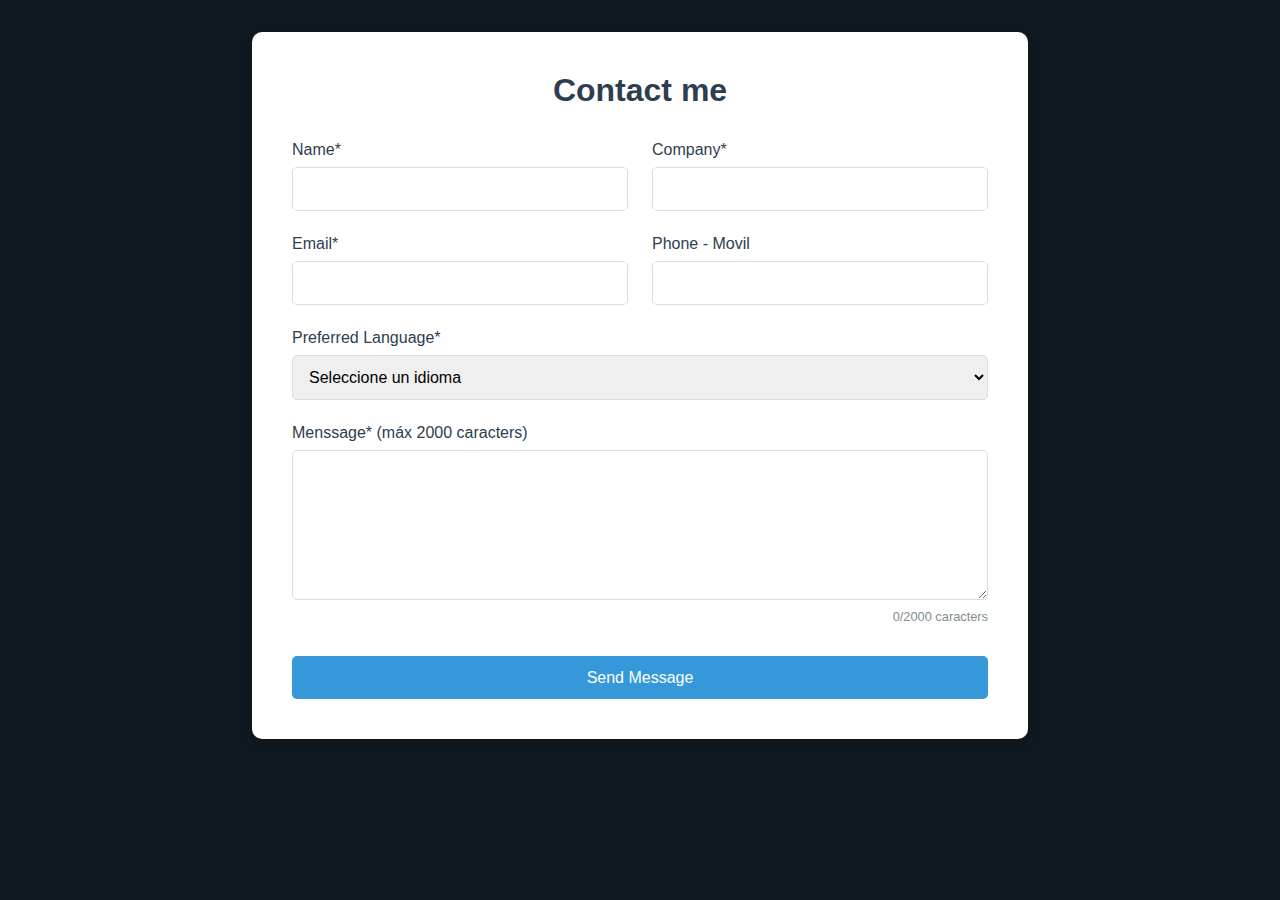
<file: pages/contact.html>
<!DOCTYPE html>
<html lang="en">
<head>
    <meta charset="UTF-8">
    <meta name="viewport" content="width=device-width, initial-scale=1.0">
     <link rel="stylesheet" href="../css/styleform.css">
      <link rel="stylesheet" href="../css/style.css" />
    <title>Document</title>
</head>
<body>

      <div class="container">
        <form class="contact-form" id="contactForm">
            <h1>Contact me</h1>   
            <div class="two-columns">
                <div class="form-group">
                    <label for="name">Name*</label>
                    <input type="text" id="name" name="name" required>
                </div>
                
                <div class="form-group">
                    <label for="company">Company*</label>
                    <input type="text" id="company" name="company" required>
                </div>
            </div>
            
            <div class="two-columns">
                <div class="form-group">
                    <label for="email">Email*</label>
                    <input type="email" id="email" name="email" required>
                </div>
                
                <div class="form-group">
                    <label for="phone">Phone - Movil</label>
                    <input type="tel" id="phone" name="phone">
                </div>
            </div>
            
            <div class="form-group">
                <label for="language">Preferred Language*</label>
                <select id="language" name="language" required>
                    <option value="">Seleccione un idioma</option>
                    <option value="es">Español</option>
                    <option value="en">Inglés</option>
                    <option value="fr">Francés</option>
                    <option value="de">Alemán</option>
                    <option value="pt">Portugués</option>
                    <option value="it">Italiano</option>
                    <option value="other">Otro</option>
                </select>
            </div>
            
            <div class="form-group">
                <label for="message">Menssage* (máx 2000 caracters)</label>
                <textarea id="message" name="message" maxlength="2000" required></textarea>
                <div class="char-counter"><span id="charCount">0</span>/2000 caracters</div>
            </div>            
            <button type="submit" class="submit-btn">Send Message</button>
        </form>
    </div>

    
    <script>
     // Contador de caracteres
    const message = document.getElementById('message');
    const charCount = document.getElementById('charCount');
    
    message.addEventListener('input', function() {
        const currentLength = this.value.length;
        charCount.textContent = currentLength;
        
        if (currentLength > 1800) {
            charCount.style.color = '#e74c3c';
        } else {
            charCount.style.color = '#7f8c8d';
        }
    });
    
    // Manejo del envío del formulario
    document.getElementById('contactForm').addEventListener('submit', function(e) {
        e.preventDefault();
        
        // Eliminar alertas anteriores si existen
        const existingAlert = document.querySelector('.custom-alert');
        if (existingAlert) {
            existingAlert.remove();
        }
        
        // Crear la alerta personalizada
        const alertDiv = document.createElement('div');
        alertDiv.className = 'custom-alert';
        alertDiv.innerHTML = `
            <svg viewBox="0 0 16 16">
                <path d="M16 8A8 8 0 1 1 0 8a8 8 0 0 1 16 0zm-3.97-3.03a.75.75 0 0 0-1.08.022L7.477 9.417 5.384 7.323a.75.75 0 0 0-1.06 1.06L6.97 11.03a.75.75 0 0 0 1.079-.02l3.992-4.99a.75.75 0 0 0-.01-1.05z"/>
            </svg>
            <div>
                Form successfully submitted. Thank you for your message!
            </div>
        `;
        
        // Insertar la alerta después del formulario
        this.parentNode.insertBefore(alertDiv, this);
        
        // Forzar reflow para que la animación funcione
        void alertDiv.offsetWidth;
        
        // Mostrar la alerta con animación
        alertDiv.classList.add('show');
        
        // Resetear el formulario
        this.reset();
        if (charCount) {
            charCount.textContent = '0';
            charCount.style.color = '#7f8c8d';
        }
        
        // Eliminar la alerta después de 5 segundos
        setTimeout(() => {
            alertDiv.classList.remove('show');
            setTimeout(() => {
                alertDiv.remove();
            }, 300); // Tiempo para que termine la animación de salida
        }, 5000);
    });
    </script>

    
</body>
</html>
</file>
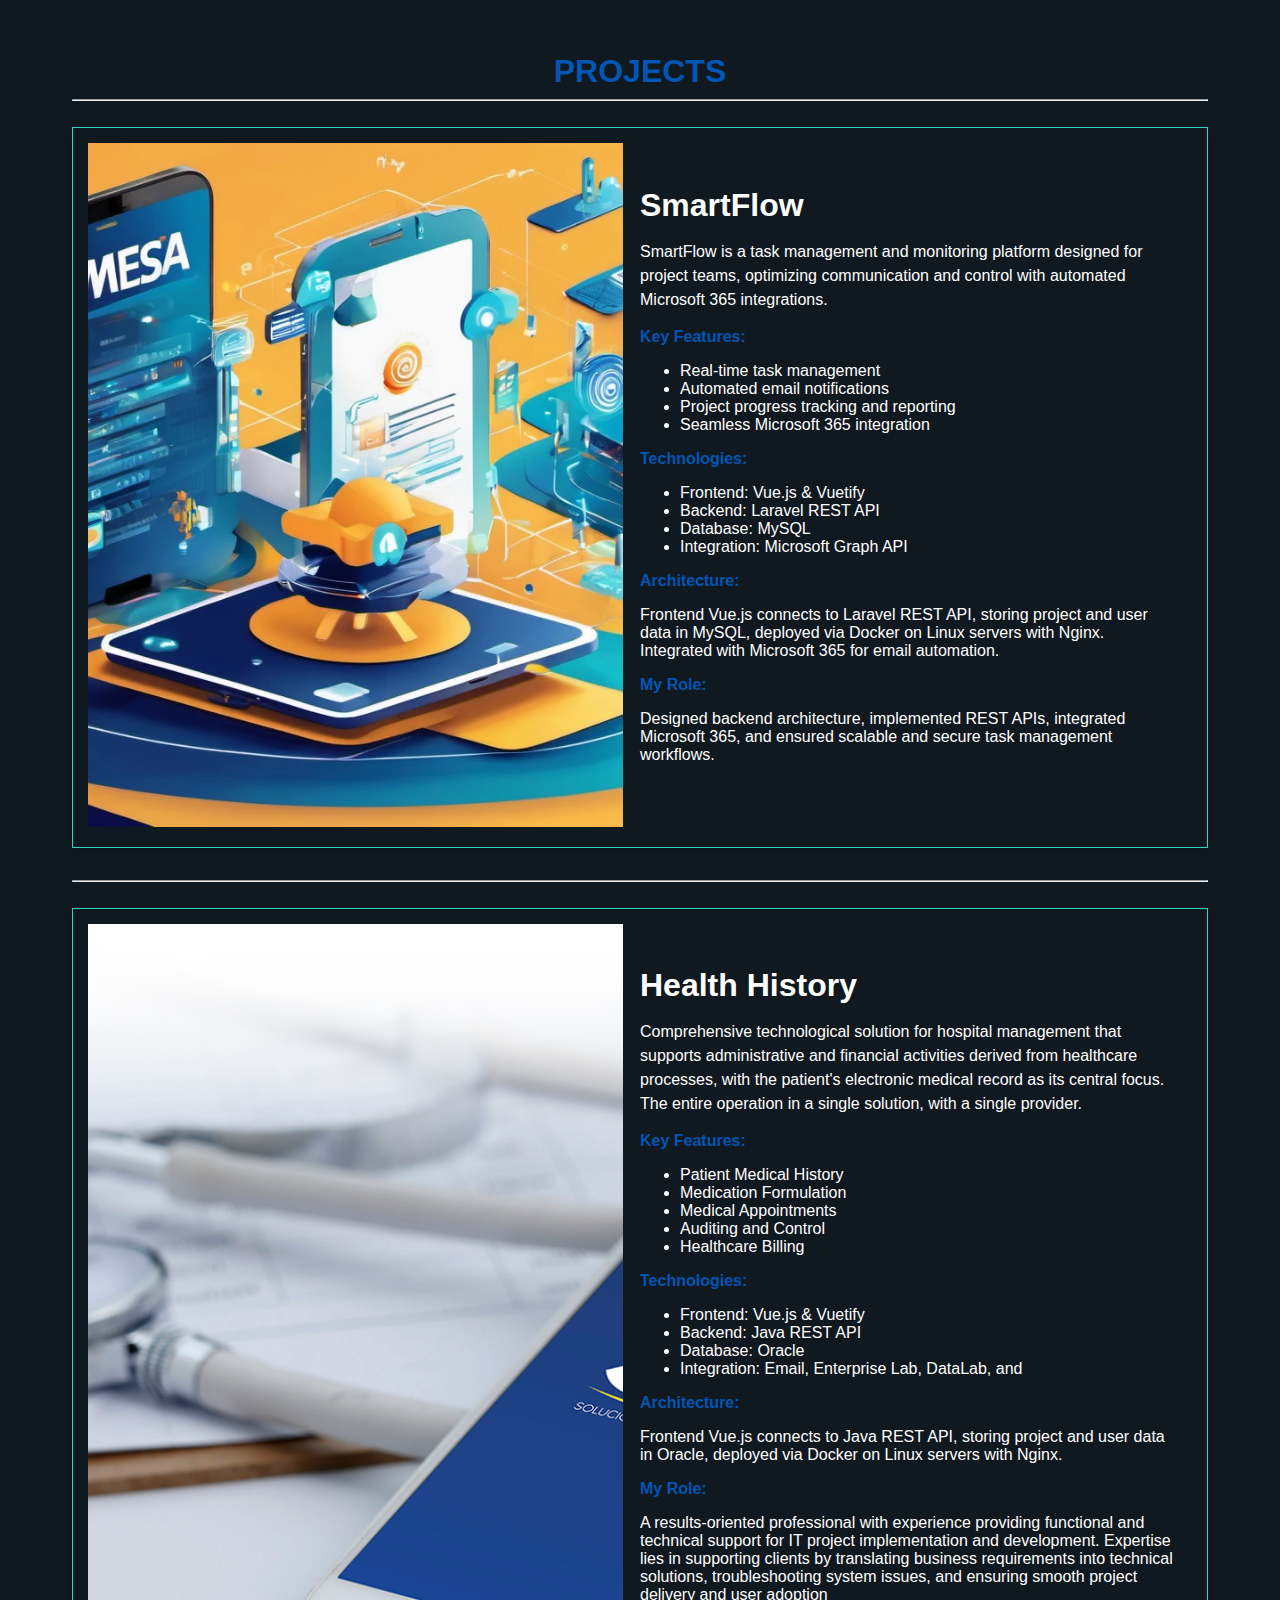
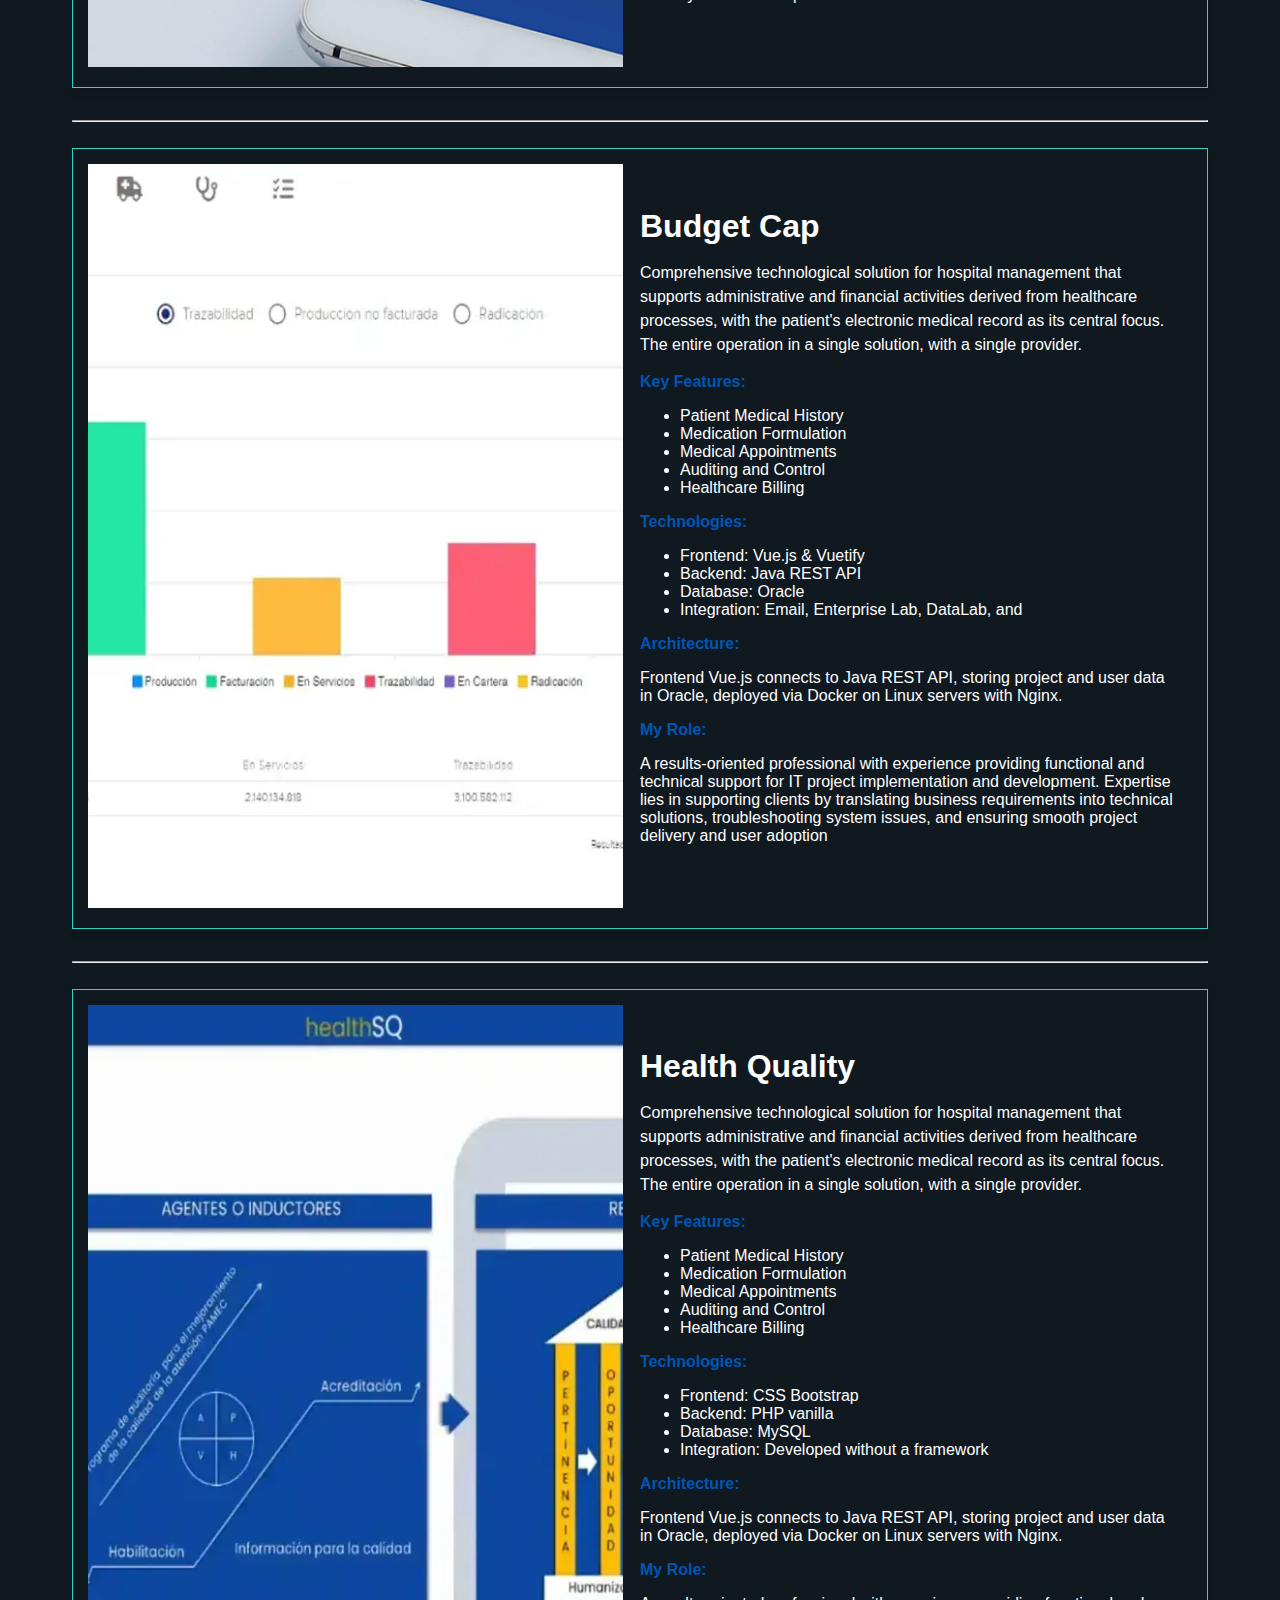
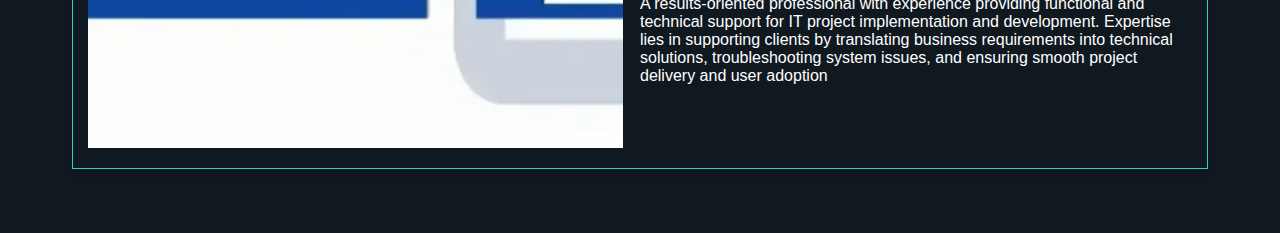
<file: pages/experience.html>
<!DOCTYPE html>
<html lang="en">
  <head>
    <meta charset="UTF-8" />
    <meta name="viewport" content="width=device-width, initial-scale=1.0" />
    <link rel="stylesheet" href="../css/style.css" />
    <title>Portfolio - Freelance Engineer</title>
  </head>
  <body>
    <div class="portfolio-container">
      <h1 class="section-title" style="text-align: center">PROJECTS</h1>
      <hr />
      <br />
      <!-- Project Example -->
      <div class="project-card" id="smartflow-project">
        <div class="project-image">
          <img src="../assets/preview.webp" alt="SmartFlow" />
        </div>
        <div class="project-content">
          <h2 class="project-title">SmartFlow</h2>
          <p class="project-description">
            SmartFlow is a task management and monitoring platform designed for
            project teams, optimizing communication and control with automated
            Microsoft 365 integrations.
          </p>
          <div class="project-features">
            <div class="section-title">Key Features:</div>
            <ul class="features-list">
              <li>Real-time task management</li>
              <li>Automated email notifications</li>
              <li>Project progress tracking and reporting</li>
              <li>Seamless Microsoft 365 integration</li>
            </ul>
          </div>
          <div class="project-tech">
            <div class="section-title">Technologies:</div>
            <ul class="tech-list">
              <li>Frontend: Vue.js & Vuetify</li>
              <li>Backend: Laravel REST API</li>
              <li>Database: MySQL</li>
              <li>Integration: Microsoft Graph API</li>
            </ul>
          </div>
          <div class="project-architecture">
            <div class="section-title">Architecture:</div>
            <p>
              Frontend Vue.js connects to Laravel REST API, storing project and
              user data in MySQL, deployed via Docker on Linux servers with
              Nginx. Integrated with Microsoft 365 for email automation.
            </p>
          </div>
          <div class="project-role">
            <div class="section-title">My Role:</div>
            <p>
              Designed backend architecture, implemented REST APIs, integrated
              Microsoft 365, and ensured scalable and secure task management
              workflows.
            </p>
          </div>
        </div>
      </div>
      <hr />
      <br />
      <div class="project-card" id="healthhistory-project">
        <div class="project-image">
          <img src="../assets/BANNERSIOSALUD.png" alt="SmartFlow" />
        </div>
        <div class="project-content">
          <h2 class="project-title">Health History</h2>
          <p class="project-description">
            Comprehensive technological solution for hospital management that
            supports administrative and financial activities derived from
            healthcare processes, with the patient's electronic medical record
            as its central focus. The entire operation in a single solution,
            with a single provider.
          </p>
          <div class="project-features">
            <div class="section-title">Key Features:</div>
            <ul class="features-list">
              <li>Patient Medical History</li>
              <li>Medication Formulation</li>
              <li>Medical Appointments</li>
              <li>Auditing and Control</li>
              <li>Healthcare Billing</li>
            </ul>
          </div>
          <div class="project-tech">
            <div class="section-title">Technologies:</div>
            <ul class="tech-list">
              <li>Frontend: Vue.js & Vuetify</li>
              <li>Backend: Java REST API</li>
              <li>Database: Oracle</li>
              <li>Integration: Email, Enterprise Lab, DataLab, and</li>
            </ul>
          </div>
          <div class="project-architecture">
            <div class="section-title">Architecture:</div>
            <p>
              Frontend Vue.js connects to Java REST API, storing project and
              user data in Oracle, deployed via Docker on Linux servers with
              Nginx.
            </p>
          </div>
          <div class="project-role">
            <div class="section-title">My Role:</div>
            <p>
              A results-oriented professional with experience providing
              functional and technical support for IT project implementation and
              development. Expertise lies in supporting clients by translating
              business requirements into technical solutions, troubleshooting
              system issues, and ensuring smooth project delivery and user
              adoption
            </p>
          </div>
        </div>
      </div>
      <hr />
      <br />
      <div class="project-card" id="budgetcap-project">
        <div class="project-image">
          <img src="../assets/Budget.webp" alt="SmartFlow" />
        </div>
        <div class="project-content">
          <h2 class="project-title">Budget Cap</h2>
          <p class="project-description">
            Comprehensive technological solution for hospital management that
            supports administrative and financial activities derived from
            healthcare processes, with the patient's electronic medical record
            as its central focus. The entire operation in a single solution,
            with a single provider.
          </p>
          <div class="project-features">
            <div class="section-title">Key Features:</div>
            <ul class="features-list">
              <li>Patient Medical History</li>
              <li>Medication Formulation</li>
              <li>Medical Appointments</li>
              <li>Auditing and Control</li>
              <li>Healthcare Billing</li>
            </ul>
          </div>
          <div class="project-tech">
            <div class="section-title">Technologies:</div>
            <ul class="tech-list">
              <li>Frontend: Vue.js & Vuetify</li>
              <li>Backend: Java REST API</li>
              <li>Database: Oracle</li>
              <li>Integration: Email, Enterprise Lab, DataLab, and</li>
            </ul>
          </div>
          <div class="project-architecture">
            <div class="section-title">Architecture:</div>
            <p>
              Frontend Vue.js connects to Java REST API, storing project and
              user data in Oracle, deployed via Docker on Linux servers with
              Nginx.
            </p>
          </div>
          <div class="project-role">
            <div class="section-title">My Role:</div>
            <p>
              A results-oriented professional with experience providing
              functional and technical support for IT project implementation and
              development. Expertise lies in supporting clients by translating
              business requirements into technical solutions, troubleshooting
              system issues, and ensuring smooth project delivery and user
              adoption
            </p>
          </div>
        </div>
      </div>

      <hr />
      <br />
      <div class="project-card" id="healthquality-project">
        <div class="project-image">
          <img src="../assets/HealthSQ_resized.webp" alt="SmartFlow" />
        </div>
        <div class="project-content">
          <h2 class="project-title">Health Quality</h2>
          <p class="project-description">
            Comprehensive technological solution for hospital management that
            supports administrative and financial activities derived from
            healthcare processes, with the patient's electronic medical record
            as its central focus. The entire operation in a single solution,
            with a single provider.
          </p>
          <div class="project-features">
            <div class="section-title">Key Features:</div>
            <ul class="features-list">
              <li>Patient Medical History</li>
              <li>Medication Formulation</li>
              <li>Medical Appointments</li>
              <li>Auditing and Control</li>
              <li>Healthcare Billing</li>
            </ul>
          </div>
          <div class="project-tech">
            <div class="section-title">Technologies:</div>
            <ul class="tech-list">
              <li>Frontend: CSS Bootstrap</li>
              <li>Backend: PHP vanilla</li>
              <li>Database: MySQL</li>
              <li>Integration: Developed without a framework</li>
            </ul>
          </div>
          <div class="project-architecture">
            <div class="section-title">Architecture:</div>
            <p>
              Frontend Vue.js connects to Java REST API, storing project and
              user data in Oracle, deployed via Docker on Linux servers with
              Nginx.
            </p>
          </div>
          <div class="project-role">
            <div class="section-title">My Role:</div>
            <p>
              A results-oriented professional with experience providing
              functional and technical support for IT project implementation and
              development. Expertise lies in supporting clients by translating
              business requirements into technical solutions, troubleshooting
              system issues, and ensuring smooth project delivery and user
              adoption
            </p>
          </div>
        </div>
      </div>
    </div>
  </body>
</html>
</file>
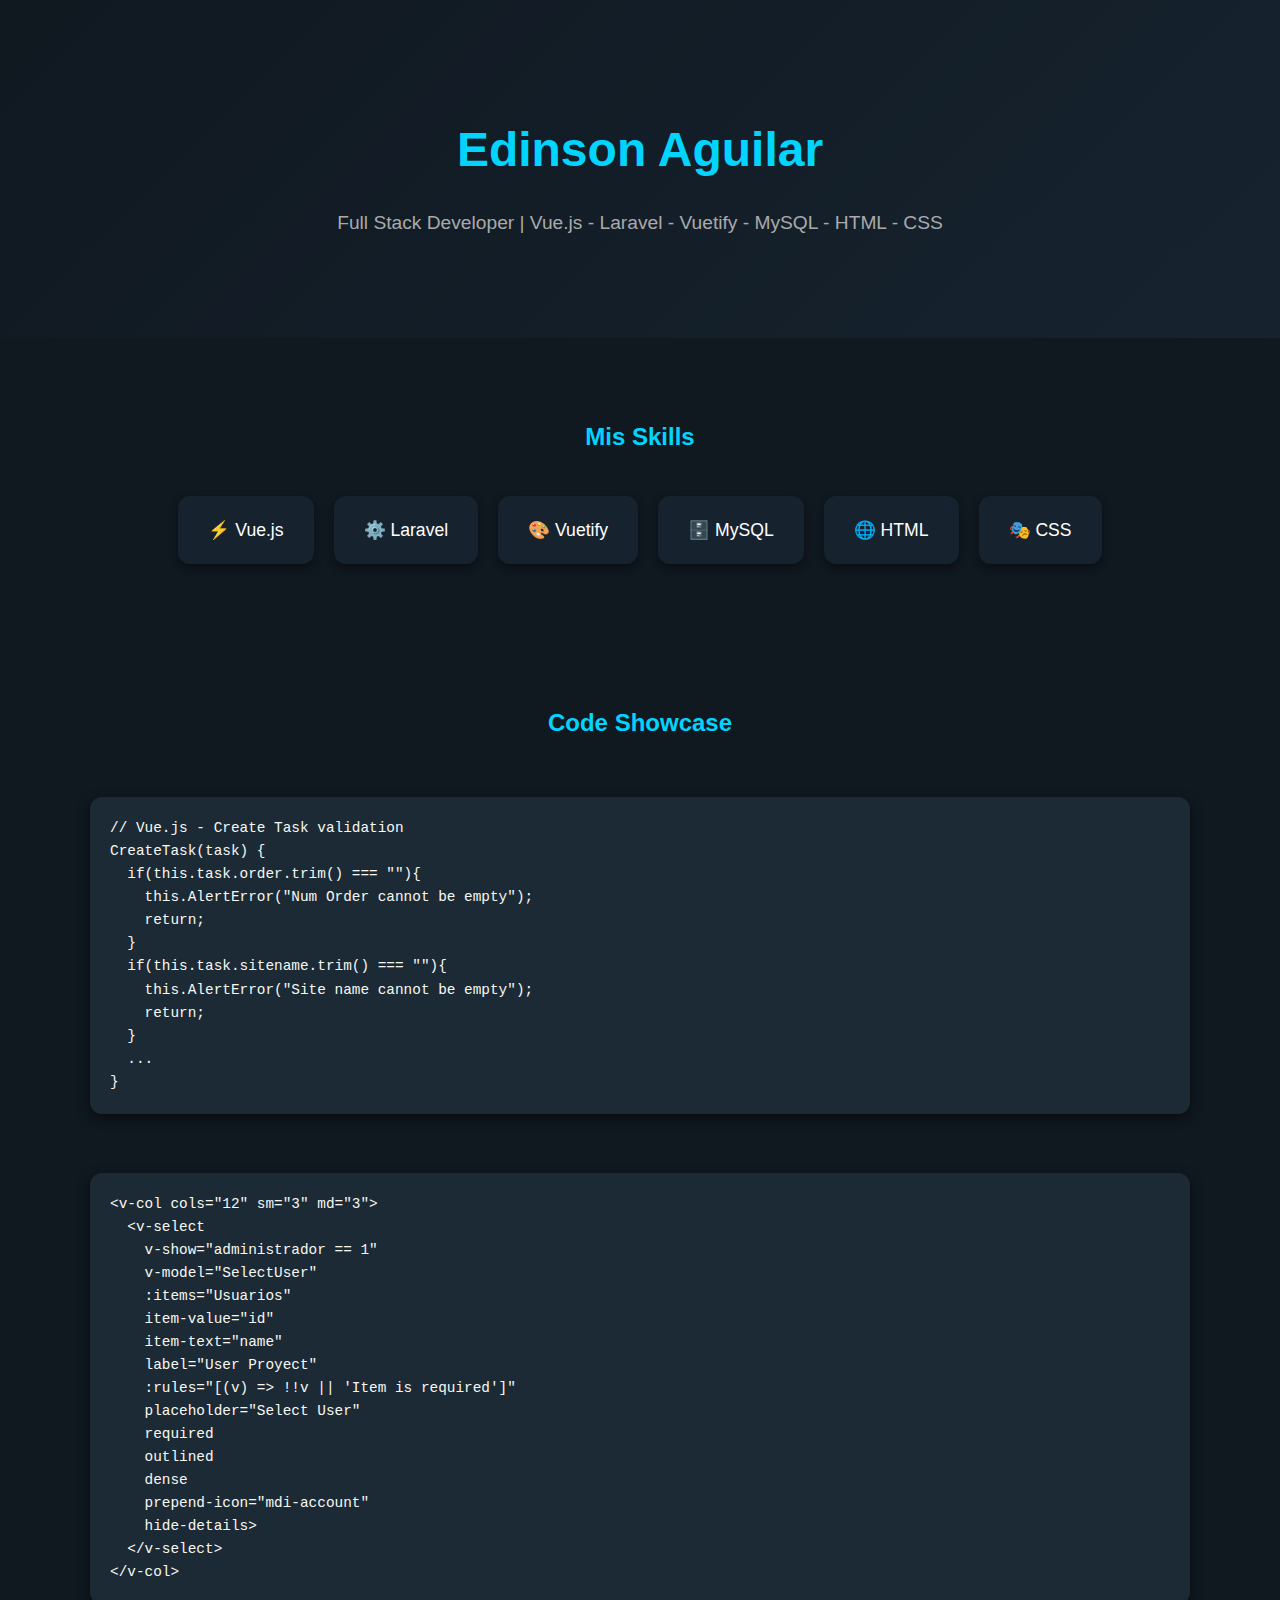
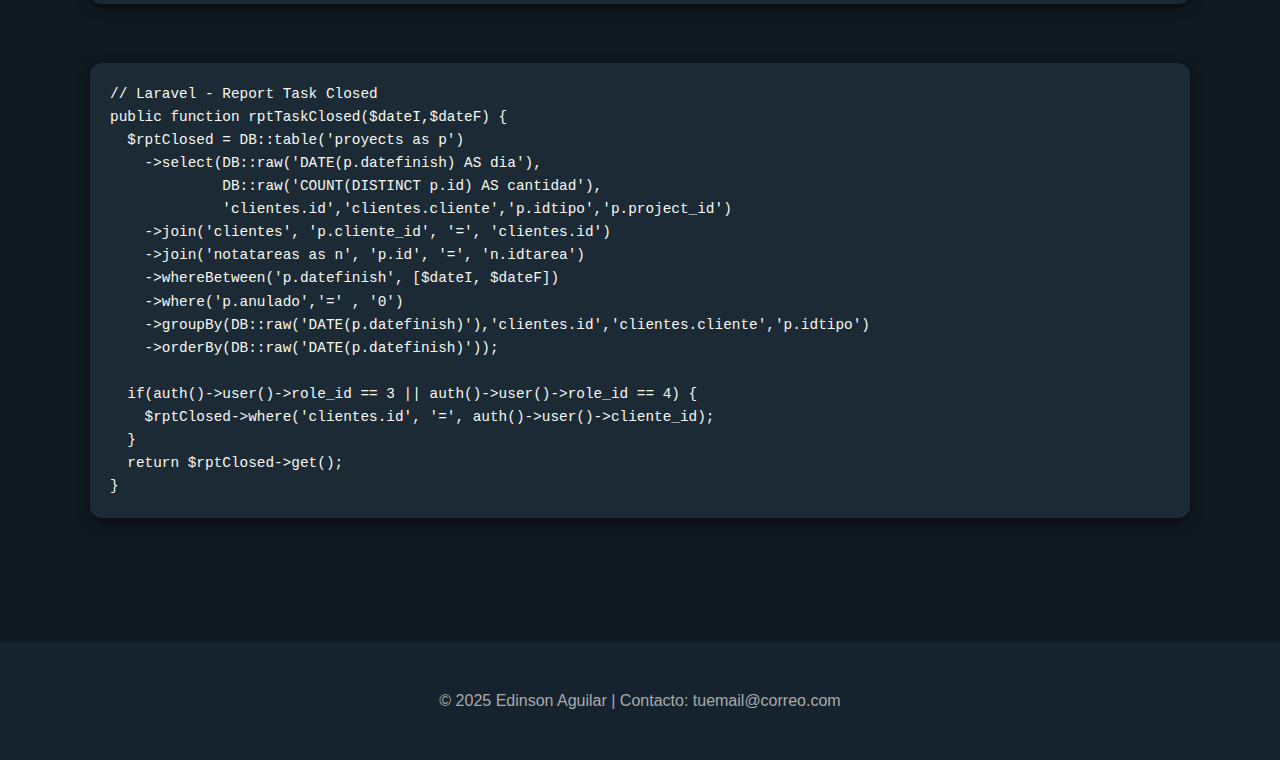
<file: pages/skill.html>
<!DOCTYPE html>
<html lang="es">
<head>
  <meta charset="UTF-8">
  <meta name="viewport" content="width=device-width, initial-scale=1.0">
  <link rel="stylesheet" href="../css/styleskill.css">
  <title>Portafolio - Edinson Aguilar</title>
  
  
</head>
<body>
  <header>
    <h1>Edinson Aguilar</h1>
    <p>Full Stack Developer | Vue.js - Laravel - Vuetify - MySQL - HTML - CSS</p>
  </header>

  <section>
    <h2>Mis Skills</h2>
    <div class="skills">
      <div class="skill">⚡ Vue.js</div>
      <div class="skill">⚙️ Laravel</div>
      <div class="skill">🎨 Vuetify</div>
      <div class="skill">🗄️ MySQL</div>
      <div class="skill">🌐 HTML</div>
      <div class="skill">🎭 CSS</div>
    </div>
  </section>

  <section>
    <h2>Code Showcase</h2>
    <div class="code-showcase">
      <pre><code>// Vue.js - Create Task validation
CreateTask(task) {
  if(this.task.order.trim() === ""){
    this.AlertError("Num Order cannot be empty");
    return;
  }
  if(this.task.sitename.trim() === ""){
    this.AlertError("Site name cannot be empty");
    return;
  }
  ...
}</code></pre>

      <pre><code>&lt;v-col cols="12" sm="3" md="3"&gt;         
  &lt;v-select
    v-show="administrador == 1"
    v-model="SelectUser"
    :items="Usuarios"
    item-value="id"
    item-text="name"
    label="User Proyect"
    :rules="[(v) =&gt; !!v || 'Item is required']"
    placeholder="Select User"
    required
    outlined
    dense
    prepend-icon="mdi-account"
    hide-details&gt;
  &lt;/v-select&gt;
&lt;/v-col&gt;</code></pre>

      <pre><code>// Laravel - Report Task Closed
public function rptTaskClosed($dateI,$dateF) { 
  $rptClosed = DB::table('proyects as p')
    ->select(DB::raw('DATE(p.datefinish) AS dia'),
             DB::raw('COUNT(DISTINCT p.id) AS cantidad'),
             'clientes.id','clientes.cliente','p.idtipo','p.project_id')
    ->join('clientes', 'p.cliente_id', '=', 'clientes.id')
    ->join('notatareas as n', 'p.id', '=', 'n.idtarea')
    ->whereBetween('p.datefinish', [$dateI, $dateF])
    ->where('p.anulado','=' , '0')  
    ->groupBy(DB::raw('DATE(p.datefinish)'),'clientes.id','clientes.cliente','p.idtipo')
    ->orderBy(DB::raw('DATE(p.datefinish)'));
    
  if(auth()->user()->role_id == 3 || auth()->user()->role_id == 4) {
    $rptClosed->where('clientes.id', '=', auth()->user()->cliente_id);               
  } 
  return $rptClosed->get();
}</code></pre>
    </div>
  </section>

  <footer>
    <p>© 2025 Edinson Aguilar | Contacto: tuemail@correo.com</p>
  </footer>
</body>
</html>
</file>
<file: css/styleform.css>
/* body {
            font-family: 'Segoe UI', Tahoma, Geneva, Verdana, sans-serif;
            background-color: #f5f7fa;
            margin: 0;
            padding: 0;
            display: flex;
            justify-content: center;
            align-items: center;
            min-height: 100vh;
            color: #333;
        } */
        
        .container {
            width: 100%;
            max-width: 800px;
            padding: 2rem;
        }
        
        .contact-form {
            background-color: white;
            border-radius: 10px;
            box-shadow: 0 5px 15px rgba(0, 0, 0, 0.1);
            padding: 2.5rem;
        }
        
        h1 {
            color: #2c3e50;
            margin-top: 0;
            font-weight: 600;
            text-align: center;
            margin-bottom: 2rem;
        }
        
        .form-group {
            margin-bottom: 1.5rem;
        }
        
        label {
            display: block;
            margin-bottom: 0.5rem;
            font-weight: 500;
            color: #2c3e50;
        }
        
        input, select, textarea {
            width: 100%;
            padding: 0.75rem;
            border: 1px solid #ddd;
            border-radius: 5px;
            font-size: 1rem;
            transition: border-color 0.3s;
        }
        
        input:focus, select:focus, textarea:focus {
            border-color: #3498db;
            outline: none;
            box-shadow: 0 0 0 2px rgba(52, 152, 219, 0.2);
        }
        
        textarea {
            min-height: 150px;
            resize: vertical;
        }
        
        .char-counter {
            font-size: 0.8rem;
            color: #7f8c8d;
            text-align: right;
            margin-top: 0.3rem;
        }
        
        .submit-btn {
            background-color: #3498db;
            color: white;
            border: none;
            padding: 0.8rem 1.5rem;
            font-size: 1rem;
            border-radius: 5px;
            cursor: pointer;
            transition: background-color 0.3s;
            font-weight: 500;
            width: 100%;
            margin-top: 0.5rem;
        }
        
        .submit-btn:hover {
            background-color: #2980b9;
        }
        
        .two-columns {
            display: grid;
            grid-template-columns: 1fr 1fr;
            gap: 1.5rem;
        }
        
        @media (max-width: 600px) {
            .two-columns {
                grid-template-columns: 1fr;
            }
        }

        /* Alerta de exito */

        .custom-alert {
        display: flex;
        align-items: center;
        padding: 1rem;
        border-radius: 0.5rem;
        margin-top: 1rem;
        background-color: #d1e7dd;
        color: #0f5132;
        border: 1px solid #badbcc;
        width: 100%;
        box-sizing: border-box;
        opacity: 0;
        transform: translateY(20px);
        transition: opacity 0.3s ease, transform 0.3s ease;
    }
    
    .custom-alert.show {
        opacity: 1;
        transform: translateY(0);
    }
    
    .custom-alert svg {
        width: 24px;
        height: 24px;
        margin-right: 12px;
        fill: #0f5132;
        flex-shrink: 0;
    }
    
    .custom-alert div {
        flex-grow: 1;
    }
</file>
<file: css/style.css>
body {
     margin: 0;
     font-family: Arial, sans-serif;
     background: #101820;
     color: #fff;
 }

 :root, :host {
  --fa-font-solid: normal 900 1em/1 "Font Awesome 6 Solid";
  --fa-font-regular: normal 400 1em/1 "Font Awesome 6 Regular";
  --fa-font-light: normal 300 1em/1 "Font Awesome 6 Light";
  --fa-font-thin: normal 100 1em/1 "Font Awesome 6 Thin";
  --fa-font-duotone: normal 900 1em/1 "Font Awesome 6 Duotone";
  --fa-font-brands: normal 400 1em/1 "Font Awesome 6 Brands";
}

svg:not(:root).svg-inline--fa, svg:not(:host).svg-inline--fa {
  overflow: visible;
  box-sizing: content-box;
}

.svg-inline--fa {
  display: var(--fa-display, inline-block);
  height: 1em;
  overflow: visible;
  vertical-align: -0.125em;
}
.svg-inline--fa.fa-2xs {
  vertical-align: 0.1em;
}
.svg-inline--fa.fa-xs {
  vertical-align: 0em;
}
.svg-inline--fa.fa-sm {
  vertical-align: -0.0714285705em;
}
.svg-inline--fa.fa-lg {
  vertical-align: -0.2em;
}
.svg-inline--fa.fa-xl {
  vertical-align: -0.25em;
}
.svg-inline--fa.fa-2xl {
  vertical-align: -0.3125em;
}
.svg-inline--fa.fa-pull-left {
  margin-right: var(--fa-pull-margin, 0.3em);
  width: auto;
}
.svg-inline--fa.fa-pull-right {
  margin-left: var(--fa-pull-margin, 0.3em);
  width: auto;
}
.svg-inline--fa.fa-li {
  width: var(--fa-li-width, 2em);
  top: 0.25em;
}
.svg-inline--fa.fa-fw {
  width: var(--fa-fw-width, 1.25em);
}

.fa-layers svg.svg-inline--fa {
  bottom: 0;
  left: 0;
  margin: auto;
  position: absolute;
  right: 0;
  top: 0;
}

.fa-layers-counter, .fa-layers-text {
  display: inline-block;
  position: absolute;
  text-align: center;
}

.fa-layers {
  display: inline-block;
  height: 1em;
  position: relative;
  text-align: center;
  vertical-align: -0.125em;
  width: 1em;
}
.fa-layers svg.svg-inline--fa {
  -webkit-transform-origin: center center;
          transform-origin: center center;
}

.fa-layers-text {
  left: 50%;
  top: 50%;
  -webkit-transform: translate(-50%, -50%);
          transform: translate(-50%, -50%);
  -webkit-transform-origin: center center;
          transform-origin: center center;
}

.fa-layers-counter {
  background-color: var(--fa-counter-background-color, #ff253a);
  border-radius: var(--fa-counter-border-radius, 1em);
  box-sizing: border-box;
  color: var(--fa-inverse, #fff);
  line-height: var(--fa-counter-line-height, 1);
  max-width: var(--fa-counter-max-width, 5em);
  min-width: var(--fa-counter-min-width, 1.5em);
  overflow: hidden;
  padding: var(--fa-counter-padding, 0.25em 0.5em);
  right: var(--fa-right, 0);
  text-overflow: ellipsis;
  top: var(--fa-top, 0);
  -webkit-transform: scale(var(--fa-counter-scale, 0.25));
          transform: scale(var(--fa-counter-scale, 0.25));
  -webkit-transform-origin: top right;
          transform-origin: top right;
}

.fa-layers-bottom-right {
  bottom: var(--fa-bottom, 0);
  right: var(--fa-right, 0);
  top: auto;
  -webkit-transform: scale(var(--fa-layers-scale, 0.25));
          transform: scale(var(--fa-layers-scale, 0.25));
  -webkit-transform-origin: bottom right;
          transform-origin: bottom right;
}

.fa-layers-bottom-left {
  bottom: var(--fa-bottom, 0);
  left: var(--fa-left, 0);
  right: auto;
  top: auto;
  -webkit-transform: scale(var(--fa-layers-scale, 0.25));
          transform: scale(var(--fa-layers-scale, 0.25));
  -webkit-transform-origin: bottom left;
          transform-origin: bottom left;
}

.fa-layers-top-right {
  top: var(--fa-top, 0);
  right: var(--fa-right, 0);
  -webkit-transform: scale(var(--fa-layers-scale, 0.25));
          transform: scale(var(--fa-layers-scale, 0.25));
  -webkit-transform-origin: top right;
          transform-origin: top right;
}

.fa-layers-top-left {
  left: var(--fa-left, 0);
  right: auto;
  top: var(--fa-top, 0);
  -webkit-transform: scale(var(--fa-layers-scale, 0.25));
          transform: scale(var(--fa-layers-scale, 0.25));
  -webkit-transform-origin: top left;
          transform-origin: top left;
}

.fa-1x {
  font-size: 1em;
}

.fa-2x {
  font-size: 2em;
}

.fa-3x {
  font-size: 3em;
}

.fa-4x {
  font-size: 4em;
}

.fa-5x {
  font-size: 5em;
}

.fa-6x {
  font-size: 6em;
}

.fa-7x {
  font-size: 7em;
}

.fa-8x {
  font-size: 8em;
}

.fa-9x {
  font-size: 9em;
}

.fa-10x {
  font-size: 10em;
}

.fa-2xs {
  font-size: 0.625em;
  line-height: 0.1em;
  vertical-align: 0.225em;
}

.fa-xs {
  font-size: 0.75em;
  line-height: 0.0833333337em;
  vertical-align: 0.125em;
}

.fa-sm {
  font-size: 0.875em;
  line-height: 0.0714285718em;
  vertical-align: 0.0535714295em;
}

.fa-lg {
  font-size: 1.25em;
  line-height: 0.05em;
  vertical-align: -0.075em;
}

.fa-xl {
  font-size: 1.5em;
  line-height: 0.0416666682em;
  vertical-align: -0.125em;
}

.fa-2xl {
  font-size: 2em;
  line-height: 0.03125em;
  vertical-align: -0.1875em;
}

.fa-fw {
  text-align: center;
  width: 1.25em;
}

.fa-ul {
  list-style-type: none;
  margin-left: var(--fa-li-margin, 2.5em);
  padding-left: 0;
}
.fa-ul > li {
  position: relative;
}

.fa-li {
  left: calc(var(--fa-li-width, 2em) * -1);
  position: absolute;
  text-align: center;
  width: var(--fa-li-width, 2em);
  line-height: inherit;
}

.fa-border {
  border-color: var(--fa-border-color, #eee);
  border-radius: var(--fa-border-radius, 0.1em);
  border-style: var(--fa-border-style, solid);
  border-width: var(--fa-border-width, 0.08em);
  padding: var(--fa-border-padding, 0.2em 0.25em 0.15em);
}

.fa-pull-left {
  float: left;
  margin-right: var(--fa-pull-margin, 0.3em);
}

.fa-pull-right {
  float: right;
  margin-left: var(--fa-pull-margin, 0.3em);
}

.fa-beat {
  -webkit-animation-name: fa-beat;
          animation-name: fa-beat;
  -webkit-animation-delay: var(--fa-animation-delay, 0);
          animation-delay: var(--fa-animation-delay, 0);
  -webkit-animation-direction: var(--fa-animation-direction, normal);
          animation-direction: var(--fa-animation-direction, normal);
  -webkit-animation-duration: var(--fa-animation-duration, 1s);
          animation-duration: var(--fa-animation-duration, 1s);
  -webkit-animation-iteration-count: var(--fa-animation-iteration-count, infinite);
          animation-iteration-count: var(--fa-animation-iteration-count, infinite);
  -webkit-animation-timing-function: var(--fa-animation-timing, ease-in-out);
          animation-timing-function: var(--fa-animation-timing, ease-in-out);
}

.fa-bounce {
  -webkit-animation-name: fa-bounce;
          animation-name: fa-bounce;
  -webkit-animation-delay: var(--fa-animation-delay, 0);
          animation-delay: var(--fa-animation-delay, 0);
  -webkit-animation-direction: var(--fa-animation-direction, normal);
          animation-direction: var(--fa-animation-direction, normal);
  -webkit-animation-duration: var(--fa-animation-duration, 1s);
          animation-duration: var(--fa-animation-duration, 1s);
  -webkit-animation-iteration-count: var(--fa-animation-iteration-count, infinite);
          animation-iteration-count: var(--fa-animation-iteration-count, infinite);
  -webkit-animation-timing-function: var(--fa-animation-timing, cubic-bezier(0.28, 0.84, 0.42, 1));
          animation-timing-function: var(--fa-animation-timing, cubic-bezier(0.28, 0.84, 0.42, 1));
}

.fa-fade {
  -webkit-animation-name: fa-fade;
          animation-name: fa-fade;
  -webkit-animation-delay: var(--fa-animation-delay, 0);
          animation-delay: var(--fa-animation-delay, 0);
  -webkit-animation-direction: var(--fa-animation-direction, normal);
          animation-direction: var(--fa-animation-direction, normal);
  -webkit-animation-duration: var(--fa-animation-duration, 1s);
          animation-duration: var(--fa-animation-duration, 1s);
  -webkit-animation-iteration-count: var(--fa-animation-iteration-count, infinite);
          animation-iteration-count: var(--fa-animation-iteration-count, infinite);
  -webkit-animation-timing-function: var(--fa-animation-timing, cubic-bezier(0.4, 0, 0.6, 1));
          animation-timing-function: var(--fa-animation-timing, cubic-bezier(0.4, 0, 0.6, 1));
}

.fa-beat-fade {
  -webkit-animation-name: fa-beat-fade;
          animation-name: fa-beat-fade;
  -webkit-animation-delay: var(--fa-animation-delay, 0);
          animation-delay: var(--fa-animation-delay, 0);
  -webkit-animation-direction: var(--fa-animation-direction, normal);
          animation-direction: var(--fa-animation-direction, normal);
  -webkit-animation-duration: var(--fa-animation-duration, 1s);
          animation-duration: var(--fa-animation-duration, 1s);
  -webkit-animation-iteration-count: var(--fa-animation-iteration-count, infinite);
          animation-iteration-count: var(--fa-animation-iteration-count, infinite);
  -webkit-animation-timing-function: var(--fa-animation-timing, cubic-bezier(0.4, 0, 0.6, 1));
          animation-timing-function: var(--fa-animation-timing, cubic-bezier(0.4, 0, 0.6, 1));
}

.fa-flip {
  -webkit-animation-name: fa-flip;
          animation-name: fa-flip;
  -webkit-animation-delay: var(--fa-animation-delay, 0);
          animation-delay: var(--fa-animation-delay, 0);
  -webkit-animation-direction: var(--fa-animation-direction, normal);
          animation-direction: var(--fa-animation-direction, normal);
  -webkit-animation-duration: var(--fa-animation-duration, 1s);
          animation-duration: var(--fa-animation-duration, 1s);
  -webkit-animation-iteration-count: var(--fa-animation-iteration-count, infinite);
          animation-iteration-count: var(--fa-animation-iteration-count, infinite);
  -webkit-animation-timing-function: var(--fa-animation-timing, ease-in-out);
          animation-timing-function: var(--fa-animation-timing, ease-in-out);
}

.fa-shake {
  -webkit-animation-name: fa-shake;
          animation-name: fa-shake;
  -webkit-animation-delay: var(--fa-animation-delay, 0);
          animation-delay: var(--fa-animation-delay, 0);
  -webkit-animation-direction: var(--fa-animation-direction, normal);
          animation-direction: var(--fa-animation-direction, normal);
  -webkit-animation-duration: var(--fa-animation-duration, 1s);
          animation-duration: var(--fa-animation-duration, 1s);
  -webkit-animation-iteration-count: var(--fa-animation-iteration-count, infinite);
          animation-iteration-count: var(--fa-animation-iteration-count, infinite);
  -webkit-animation-timing-function: var(--fa-animation-timing, linear);
          animation-timing-function: var(--fa-animation-timing, linear);
}

.fa-spin {
  -webkit-animation-name: fa-spin;
          animation-name: fa-spin;
  -webkit-animation-delay: var(--fa-animation-delay, 0);
          animation-delay: var(--fa-animation-delay, 0);
  -webkit-animation-direction: var(--fa-animation-direction, normal);
          animation-direction: var(--fa-animation-direction, normal);
  -webkit-animation-duration: var(--fa-animation-duration, 2s);
          animation-duration: var(--fa-animation-duration, 2s);
  -webkit-animation-iteration-count: var(--fa-animation-iteration-count, infinite);
          animation-iteration-count: var(--fa-animation-iteration-count, infinite);
  -webkit-animation-timing-function: var(--fa-animation-timing, linear);
          animation-timing-function: var(--fa-animation-timing, linear);
}

.fa-spin-reverse {
  --fa-animation-direction: reverse;
}

.fa-pulse,
.fa-spin-pulse {
  -webkit-animation-name: fa-spin;
          animation-name: fa-spin;
  -webkit-animation-direction: var(--fa-animation-direction, normal);
          animation-direction: var(--fa-animation-direction, normal);
  -webkit-animation-duration: var(--fa-animation-duration, 1s);
          animation-duration: var(--fa-animation-duration, 1s);
  -webkit-animation-iteration-count: var(--fa-animation-iteration-count, infinite);
          animation-iteration-count: var(--fa-animation-iteration-count, infinite);
  -webkit-animation-timing-function: var(--fa-animation-timing, steps(8));
          animation-timing-function: var(--fa-animation-timing, steps(8));
}

@media (prefers-reduced-motion: reduce) {
  .fa-beat,
.fa-bounce,
.fa-fade,
.fa-beat-fade,
.fa-flip,
.fa-pulse,
.fa-shake,
.fa-spin,
.fa-spin-pulse {
    -webkit-animation-delay: -1ms;
            animation-delay: -1ms;
    -webkit-animation-duration: 1ms;
            animation-duration: 1ms;
    -webkit-animation-iteration-count: 1;
            animation-iteration-count: 1;
    transition-delay: 0s;
    transition-duration: 0s;
  }
}
@-webkit-keyframes fa-beat {
  0%, 90% {
    -webkit-transform: scale(1);
            transform: scale(1);
  }
  45% {
    -webkit-transform: scale(var(--fa-beat-scale, 1.25));
            transform: scale(var(--fa-beat-scale, 1.25));
  }
}
@keyframes fa-beat {
  0%, 90% {
    -webkit-transform: scale(1);
            transform: scale(1);
  }
  45% {
    -webkit-transform: scale(var(--fa-beat-scale, 1.25));
            transform: scale(var(--fa-beat-scale, 1.25));
  }
}
@-webkit-keyframes fa-bounce {
  0% {
    -webkit-transform: scale(1, 1) translateY(0);
            transform: scale(1, 1) translateY(0);
  }
  10% {
    -webkit-transform: scale(var(--fa-bounce-start-scale-x, 1.1), var(--fa-bounce-start-scale-y, 0.9)) translateY(0);
            transform: scale(var(--fa-bounce-start-scale-x, 1.1), var(--fa-bounce-start-scale-y, 0.9)) translateY(0);
  }
  30% {
    -webkit-transform: scale(var(--fa-bounce-jump-scale-x, 0.9), var(--fa-bounce-jump-scale-y, 1.1)) translateY(var(--fa-bounce-height, -0.5em));
            transform: scale(var(--fa-bounce-jump-scale-x, 0.9), var(--fa-bounce-jump-scale-y, 1.1)) translateY(var(--fa-bounce-height, -0.5em));
  }
  50% {
    -webkit-transform: scale(var(--fa-bounce-land-scale-x, 1.05), var(--fa-bounce-land-scale-y, 0.95)) translateY(0);
            transform: scale(var(--fa-bounce-land-scale-x, 1.05), var(--fa-bounce-land-scale-y, 0.95)) translateY(0);
  }
  57% {
    -webkit-transform: scale(1, 1) translateY(var(--fa-bounce-rebound, -0.125em));
            transform: scale(1, 1) translateY(var(--fa-bounce-rebound, -0.125em));
  }
  64% {
    -webkit-transform: scale(1, 1) translateY(0);
            transform: scale(1, 1) translateY(0);
  }
  100% {
    -webkit-transform: scale(1, 1) translateY(0);
            transform: scale(1, 1) translateY(0);
  }
}
@keyframes fa-bounce {
  0% {
    -webkit-transform: scale(1, 1) translateY(0);
            transform: scale(1, 1) translateY(0);
  }
  10% {
    -webkit-transform: scale(var(--fa-bounce-start-scale-x, 1.1), var(--fa-bounce-start-scale-y, 0.9)) translateY(0);
            transform: scale(var(--fa-bounce-start-scale-x, 1.1), var(--fa-bounce-start-scale-y, 0.9)) translateY(0);
  }
  30% {
    -webkit-transform: scale(var(--fa-bounce-jump-scale-x, 0.9), var(--fa-bounce-jump-scale-y, 1.1)) translateY(var(--fa-bounce-height, -0.5em));
            transform: scale(var(--fa-bounce-jump-scale-x, 0.9), var(--fa-bounce-jump-scale-y, 1.1)) translateY(var(--fa-bounce-height, -0.5em));
  }
  50% {
    -webkit-transform: scale(var(--fa-bounce-land-scale-x, 1.05), var(--fa-bounce-land-scale-y, 0.95)) translateY(0);
            transform: scale(var(--fa-bounce-land-scale-x, 1.05), var(--fa-bounce-land-scale-y, 0.95)) translateY(0);
  }
  57% {
    -webkit-transform: scale(1, 1) translateY(var(--fa-bounce-rebound, -0.125em));
            transform: scale(1, 1) translateY(var(--fa-bounce-rebound, -0.125em));
  }
  64% {
    -webkit-transform: scale(1, 1) translateY(0);
            transform: scale(1, 1) translateY(0);
  }
  100% {
    -webkit-transform: scale(1, 1) translateY(0);
            transform: scale(1, 1) translateY(0);
  }
}
@-webkit-keyframes fa-fade {
  50% {
    opacity: var(--fa-fade-opacity, 0.4);
  }
}
@keyframes fa-fade {
  50% {
    opacity: var(--fa-fade-opacity, 0.4);
  }
}
@-webkit-keyframes fa-beat-fade {
  0%, 100% {
    opacity: var(--fa-beat-fade-opacity, 0.4);
    -webkit-transform: scale(1);
            transform: scale(1);
  }
  50% {
    opacity: 1;
    -webkit-transform: scale(var(--fa-beat-fade-scale, 1.125));
            transform: scale(var(--fa-beat-fade-scale, 1.125));
  }
}
@keyframes fa-beat-fade {
  0%, 100% {
    opacity: var(--fa-beat-fade-opacity, 0.4);
    -webkit-transform: scale(1);
            transform: scale(1);
  }
  50% {
    opacity: 1;
    -webkit-transform: scale(var(--fa-beat-fade-scale, 1.125));
            transform: scale(var(--fa-beat-fade-scale, 1.125));
  }
}
@-webkit-keyframes fa-flip {
  50% {
    -webkit-transform: rotate3d(var(--fa-flip-x, 0), var(--fa-flip-y, 1), var(--fa-flip-z, 0), var(--fa-flip-angle, -180deg));
            transform: rotate3d(var(--fa-flip-x, 0), var(--fa-flip-y, 1), var(--fa-flip-z, 0), var(--fa-flip-angle, -180deg));
  }
}
@keyframes fa-flip {
  50% {
    -webkit-transform: rotate3d(var(--fa-flip-x, 0), var(--fa-flip-y, 1), var(--fa-flip-z, 0), var(--fa-flip-angle, -180deg));
            transform: rotate3d(var(--fa-flip-x, 0), var(--fa-flip-y, 1), var(--fa-flip-z, 0), var(--fa-flip-angle, -180deg));
  }
}
@-webkit-keyframes fa-shake {
  0% {
    -webkit-transform: rotate(-15deg);
            transform: rotate(-15deg);
  }
  4% {
    -webkit-transform: rotate(15deg);
            transform: rotate(15deg);
  }
  8%, 24% {
    -webkit-transform: rotate(-18deg);
            transform: rotate(-18deg);
  }
  12%, 28% {
    -webkit-transform: rotate(18deg);
            transform: rotate(18deg);
  }
  16% {
    -webkit-transform: rotate(-22deg);
            transform: rotate(-22deg);
  }
  20% {
    -webkit-transform: rotate(22deg);
            transform: rotate(22deg);
  }
  32% {
    -webkit-transform: rotate(-12deg);
            transform: rotate(-12deg);
  }
  36% {
    -webkit-transform: rotate(12deg);
            transform: rotate(12deg);
  }
  40%, 100% {
    -webkit-transform: rotate(0deg);
            transform: rotate(0deg);
  }
}
@keyframes fa-shake {
  0% {
    -webkit-transform: rotate(-15deg);
            transform: rotate(-15deg);
  }
  4% {
    -webkit-transform: rotate(15deg);
            transform: rotate(15deg);
  }
  8%, 24% {
    -webkit-transform: rotate(-18deg);
            transform: rotate(-18deg);
  }
  12%, 28% {
    -webkit-transform: rotate(18deg);
            transform: rotate(18deg);
  }
  16% {
    -webkit-transform: rotate(-22deg);
            transform: rotate(-22deg);
  }
  20% {
    -webkit-transform: rotate(22deg);
            transform: rotate(22deg);
  }
  32% {
    -webkit-transform: rotate(-12deg);
            transform: rotate(-12deg);
  }
  36% {
    -webkit-transform: rotate(12deg);
            transform: rotate(12deg);
  }
  40%, 100% {
    -webkit-transform: rotate(0deg);
            transform: rotate(0deg);
  }
}
@-webkit-keyframes fa-spin {
  0% {
    -webkit-transform: rotate(0deg);
            transform: rotate(0deg);
  }
  100% {
    -webkit-transform: rotate(360deg);
            transform: rotate(360deg);
  }
}
@keyframes fa-spin {
  0% {
    -webkit-transform: rotate(0deg);
            transform: rotate(0deg);
  }
  100% {
    -webkit-transform: rotate(360deg);
            transform: rotate(360deg);
  }
}
.fa-rotate-90 {
  -webkit-transform: rotate(90deg);
          transform: rotate(90deg);
}

.fa-rotate-180 {
  -webkit-transform: rotate(180deg);
          transform: rotate(180deg);
}

.fa-rotate-270 {
  -webkit-transform: rotate(270deg);
          transform: rotate(270deg);
}

.fa-flip-horizontal {
  -webkit-transform: scale(-1, 1);
          transform: scale(-1, 1);
}

.fa-flip-vertical {
  -webkit-transform: scale(1, -1);
          transform: scale(1, -1);
}

.fa-flip-both,
.fa-flip-horizontal.fa-flip-vertical {
  -webkit-transform: scale(-1, -1);
          transform: scale(-1, -1);
}

.fa-rotate-by {
  -webkit-transform: rotate(var(--fa-rotate-angle, none));
          transform: rotate(var(--fa-rotate-angle, none));
}

.fa-stack {
  display: inline-block;
  vertical-align: middle;
  height: 2em;
  position: relative;
  width: 2.5em;
}

.fa-stack-1x,
.fa-stack-2x {
  bottom: 0;
  left: 0;
  margin: auto;
  position: absolute;
  right: 0;
  top: 0;
  z-index: var(--fa-stack-z-index, auto);
}

.svg-inline--fa.fa-stack-1x {
  height: 1em;
  width: 1.25em;
}
.svg-inline--fa.fa-stack-2x {
  height: 2em;
  width: 2.5em;
}

.fa-inverse {
  color: var(--fa-inverse, #fff);
}

.sr-only,
.fa-sr-only {
  position: absolute;
  width: 1px;
  height: 1px;
  padding: 0;
  margin: -1px;
  overflow: hidden;
  clip: rect(0, 0, 0, 0);
  white-space: nowrap;
  border-width: 0;
}

.sr-only-focusable:not(:focus),
.fa-sr-only-focusable:not(:focus) {
  position: absolute;
  width: 1px;
  height: 1px;
  padding: 0;
  margin: -1px;
  overflow: hidden;
  clip: rect(0, 0, 0, 0);
  white-space: nowrap;
  border-width: 0;
}

.svg-inline--fa .fa-primary {
  fill: var(--fa-primary-color, currentColor);
  opacity: var(--fa-primary-opacity, 1);
}

.svg-inline--fa .fa-secondary {
  fill: var(--fa-secondary-color, currentColor);
  opacity: var(--fa-secondary-opacity, 0.4);
}

.svg-inline--fa.fa-swap-opacity .fa-primary {
  opacity: var(--fa-secondary-opacity, 0.4);
}

.svg-inline--fa.fa-swap-opacity .fa-secondary {
  opacity: var(--fa-primary-opacity, 1);
}

.svg-inline--fa mask .fa-primary,
.svg-inline--fa mask .fa-secondary {
  fill: black;
}

.fad.fa-inverse,
.fa-duotone.fa-inverse {
  color: var(--fa-inverse, #fff);
}

 /* NAVBAR */
 nav {
     display: flex;
     justify-content: space-between;
     align-items: center;
     padding: 0.8rem 2rem;
     background-color: #101820;
     /* azul oscuro */
 }

 /* Logo con favicon */
 .logo {
     display: flex;
     align-items: center;
     gap: 10px;
 }

 .logo img {
     height: 40px;
     /* tamaño visible */
 }

 .logo span {
     color: white;
     font-size: 1.5rem;
     font-weight: bold;
 }

 /* Botón Let's Talk */
 .btn-talk {
     background: linear-gradient(90deg, #00ff99, #00ccff);
     color: #0f172a;
     padding: 0.6rem 1.2rem;
     border: none;
     border-radius: 5px;
     font-weight: bold;
     cursor: pointer;
     transition: transform 0.2s ease;
 }

 .btn-talk:hover {
     transform: scale(1.05);
 }

 /* Responsivo */
 @media (max-width: 600px) {
     nav {
         flex-direction: column;
         align-items: flex-start;
     }

     .logo span {
         font-size: 1.2rem;
     }

     .btn-talk {
         margin-top: 10px;
         align-self: flex-end;
     }
 }


.heading {
    font-size: 2rem;
    font-weight: 700;
    line-height: 1rem;
}

.heading-1 {
    font-size: 5rem;
    font-weight: 700;
}

.heading-desarrollador {
    font-weight: 700;
    font-size: 1.2rem;
    line-height: 1rem;
}

/* .mod-spacing {
    line-height: 5rem;
} */

.botones-header {
    background-color: transparent;
    font-weight: 700;
}


@media (max-width:768px) {
    .fa-3x {
        font-size: 2em;
    }
}

@media (min-width:576px) {
    .heading-1 {
        font-size: 7.5rem;
        line-height: 7rem;
        color: white;
    }

    @media (min-width:768px) {

        .heading-1 {
            font-size: 6rem;
            line-height: 9rem;
        }

        @media (min-width:992px) {
            .heading {
                font-size: 2rem;
                line-height: 1rem;
                color: white;
            }

            .heading-1 {
                font-size: 14rem;
                line-height: 12rem;
            }

            .heading-desarrollador {
                font-size: 1.5rem;
                line-height: 4rem;
            }

            @media (min-width:1200px) {
                .heading-1 {
                    font-size: 6rem;
                    line-height: 6rem;
                }

                .heading-desarrollador {
                    font-size: 2rem;
                     color: white;
                }

                 .heading-slogan {
                    font-size: 1rem;
                     color: white;
                }
            }

            @media (min-width:1400px) {
                .heading-1 {
                    font-size: 10rem;
                    line-height: 10rem;
                    color: white;
                }

                .heading-desarrollador {
                    font-size: 2rem;                   
                }

                .heading-slogan {
                    font-size: 1rem;   
                     color: white;                
                }
            }
        }
    }

}

@media (min-width:576px) {
    .btn {
        padding-left: 1rem;
        padding-right: 1rem;
        padding-top: 0.5rem;
        padding-bottom: 0.5rem;
        border-radius: 0.5rem;
        font-size: 1.25rem;
    }
}


 /* Estilos personalizados acordeon */
  /* Estilos personalizados - Solo bordes azul-verdoso */
  .transparent-accordion {
    background-color: transparent;
  }
  
  /* Bordes de los items */
  .transparent-accordion .accordion-item {
    border: 1px solid #2dd4bf; /* Azul verdoso (puedes ajustar el color) */
    margin-bottom: 10px; /* Separación entre items */
    border-radius: 8px; /* Esquinas redondeadas */
  }
  
  /* Botones del acordeón */
  .transparent-accordion .accordion-button {
    color: white !important;
    background-color: transparent !important;
  }
  
  /* Botón cuando está expandido */
  .transparent-accordion .accordion-button:not(.collapsed) {
    background-color: rgba(45, 212, 191, 0.1) !important; /* Fondo sutil al abrir */
    box-shadow: none;
  }
  
  /* Cuerpo del acordeón */
  .transparent-accordion .accordion-body {
    color: white;
    background-color: transparent;
  }
  
  /* Flecha del acordeón (blanca) */
  .transparent-accordion .accordion-button::after {
    filter: brightness(0) invert(1);
  }
  
  /* Efecto al enfocar */
  .transparent-accordion .accordion-button:focus {
    box-shadow: none;
    border-color: #2dd4bf;
  }

.container {
    --bs-gutter-x: 1.5rem;
    --bs-gutter-y: 0;
    margin-left: auto;
    margin-right: auto;
    padding-left: calc(var(--bs-gutter-x) * .5);
    padding-right: calc(var(--bs-gutter-x) * .5);
    width: 100%;
}

.color-time {
    color: #01ACF1;
    font-weight: 900;
}

.carta {
    background-color: #002C3D;
    border-radius: .5rem;
    transition: all .5s ease-in-out;
}

.carta:hover {
    background-color: #05506e;
    border-radius: .5rem;
    transition: all .5s ease-in-out;
}

.pb-5 {
    padding-bottom: 3rem !important;
}
.pt-5 {
    padding-top: 3rem !important;
}
*, :after, :before {
    box-sizing: border-box;
}

.card{
    background: transparent;
    border: 1px solid #2dd4bf; /* Azul verdoso (puedes ajustar el color) */
    margin-bottom: 10px; /* Separación entre items */
    border-radius: 8px; /* Esquinas redondeadas */
   
}

#carouselExampleDark{
    color: #fff;
    
}

 .justify-text {
    text-align: justify;
    text-justify: inter-word;
    hyphens: auto;
  }

     /* Estilos básicos */
        .tech-carousel {
            width: 100%;
            overflow: hidden;
            background-color: transparent;
            padding: 20px 0;
        }
        
        .tech-slider {
            display: flex;
            gap: 30px;
            animation: slide 20s linear infinite;
        }
      
        .tech-icon {
            flex: 0 0 auto;
            width: 100px;
            height: 100px;          
        }

        @keyframes slide {
            0% { transform: translateX(0); }
            100% { transform: translateX(-50%); }
        }

  /* Estilos para projectos  */

    .portfolio-container {
      max-width: 1200px;
      margin: auto;
      padding: 2rem;      
    }

    .project-card {
      border: 1px solid #2dd4bf;
      box-shadow: 0 4px 8px rgba(0,0,0,0.1);
      margin-bottom: 2rem;
      overflow: hidden;
      display: flex;
      flex-direction: column;
      transition: transform 0.2s;
       padding-bottom: 35px; 
    }
   
    .project-image img {
      width: 100%;
      height: auto;
      display: block;
      margin: 15px 15px 15px 15px;     
    }   
    
    .project-content {
      padding: 1.5rem;
    }

    .project-title {
      font-size: 2rem;
      margin-bottom: 0.5rem;
    }

    .project-description {
      margin-bottom: 1rem;
      line-height: 1.5;
    }

    .project-features, .project-tech, .project-role, .project-architecture {
      margin-bottom: 0.75rem;
    }

    .section-title {
      font-weight: bold;
      margin-bottom: 0.55rem;
      color: #0056b3;
    }   
    
    @media(min-width: 768px) {
      .project-card {
        flex-direction: row;
      }
      .project-image, .project-content {
        flex: 1;
      }
      .project-image img {
        height: 100%;
        object-fit: cover;
      }
      .project-content {
        padding: 2rem;
      }
    }
</file>
<file: css/styleskill.css>
body {
      margin: 0;
      font-family: 'Segoe UI', Arial, sans-serif;
      background: #101820;
      color: #fff;
      line-height: 1.6;
    }
    header {
      text-align: center;
      padding: 80px 20px;
      background: linear-gradient(135deg, #101820, #16232f);
    }
    header h1 {
      font-size: 3rem;
      margin-bottom: 10px;
      color: #00d4ff;
    }
    header p {
      font-size: 1.2rem;
      color: #aaa;
    }
    section {
      max-width: 1100px;
      margin: auto;
      padding: 60px 20px;
    }
    h2 {
      text-align: center;
      margin-bottom: 40px;
      color: #00d4ff;
    }
    .skills {
      display: flex;
      justify-content: center;
      flex-wrap: wrap;
      gap: 20px;
    }
    .skill {
      background: #16232f;
      padding: 20px 30px;
      border-radius: 12px;
      font-size: 1.1rem;
      box-shadow: 0 4px 10px rgba(0,0,0,0.4);
      transition: transform 0.3s;
    }
    .skill:hover {
      transform: translateY(-5px);
    }
    .code-showcase {
      display: grid;
      gap: 30px;
    }
    pre {
      background: #1c2a36;
      padding: 20px;
      border-radius: 12px;
      overflow-x: auto;
      color: #f8f8f2;
      font-family: "Fira Code", monospace;
      font-size: 0.9rem;
      box-shadow: 0 4px 12px rgba(0,0,0,0.5);
    }
    footer {
      text-align: center;
      padding: 30px;
      background: #16232f;
      color: #aaa;
      margin-top: 50px;
    }
</file>
